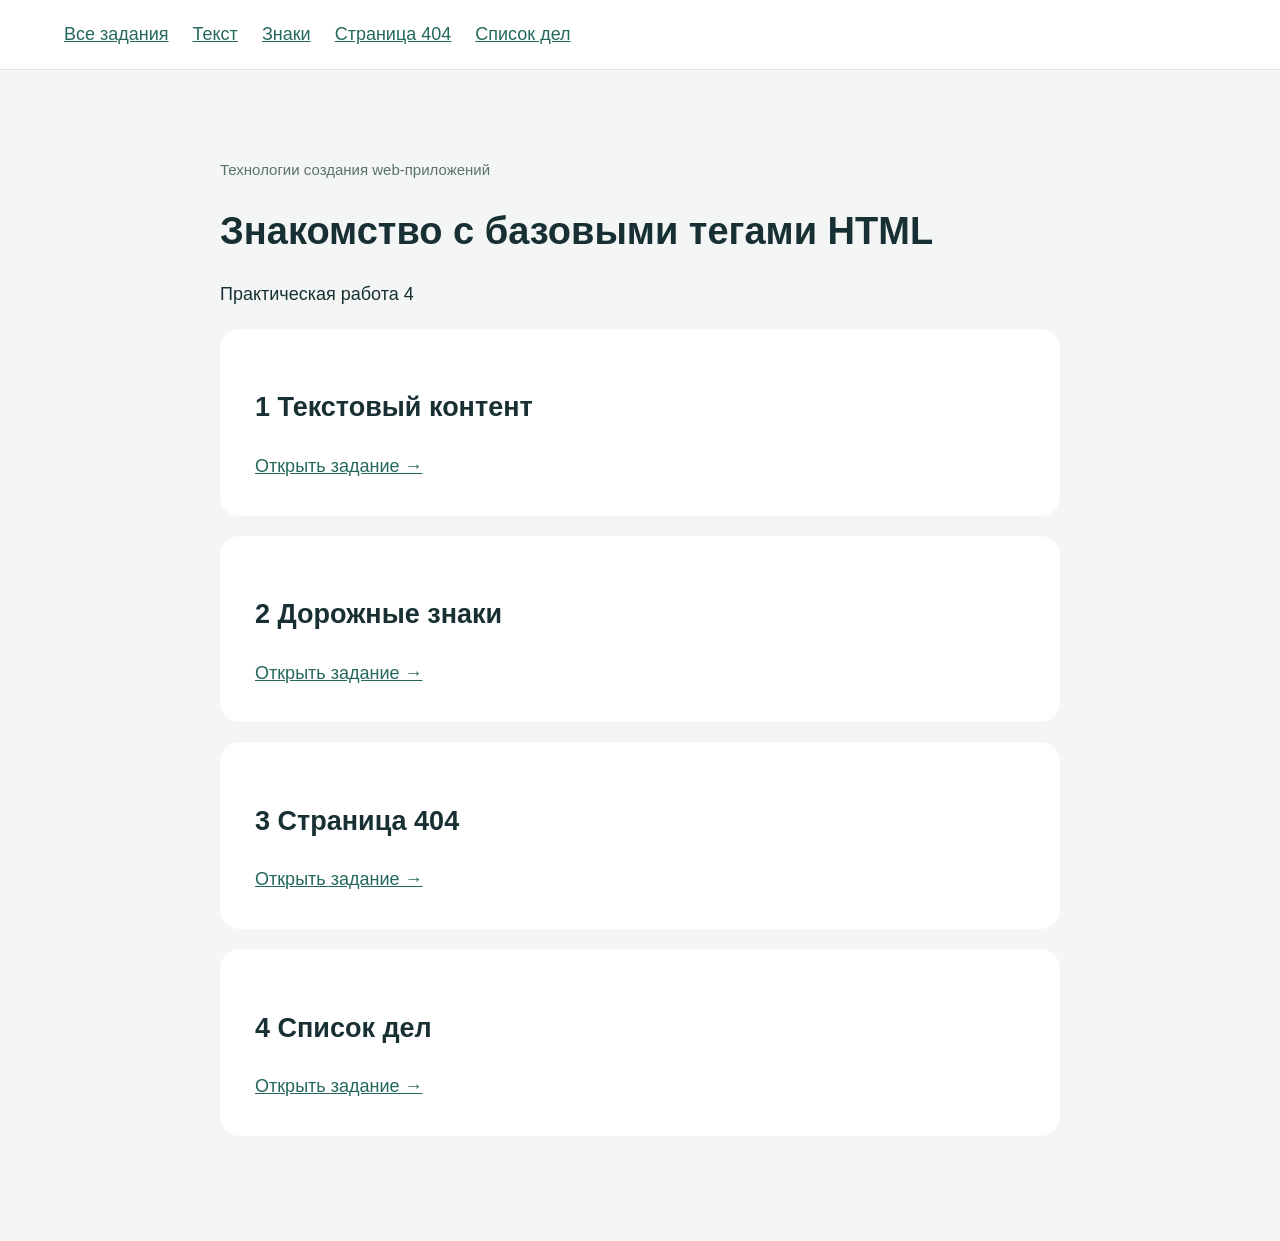
<file: lab-4/index.html>
<!DOCTYPE html>
<html lang="ru">
<head>
    <meta charset="utf-8">
    <meta name="viewport" content="width=device-width, initial-scale=1">
    <title>Практическая работа 4</title>
    <link rel="stylesheet" href="css/common.css">
</head>
<body>

    <nav>
        <a href="index.html">Все задания</a>
        <a href="welcome.html">Текст</a>
        <a href="signs.html">Знаки</a>
        <a href="404_page.html">Страница 404</a>
        <a href="todo_list.html">Список дел</a>
    </nav>

    <main>
        <small>Технологии создания web-приложений</small>

        <h1>Знакомство с базовыми тегами HTML</h1>

        <p>Практическая работа 4</p>

        <section class="card">
            <h2>1 Текстовый контент</h2>
            <a href="welcome.html">Открыть задание →</a>
        </section>

        <section class="card">
            <h2>2 Дорожные знаки</h2>
            <a href="signs.html">Открыть задание →</a>
        </section>

        <section class="card">
            <h2>3 Страница 404</h2>
            <a href="404_page.html">Открыть задание →</a>
        </section>

        <section class="card">
            <h2>4 Список дел</h2>
            <a href="todo_list.html">Открыть задание →</a>
        </section>
    </main>

</body>
</html>
</file>
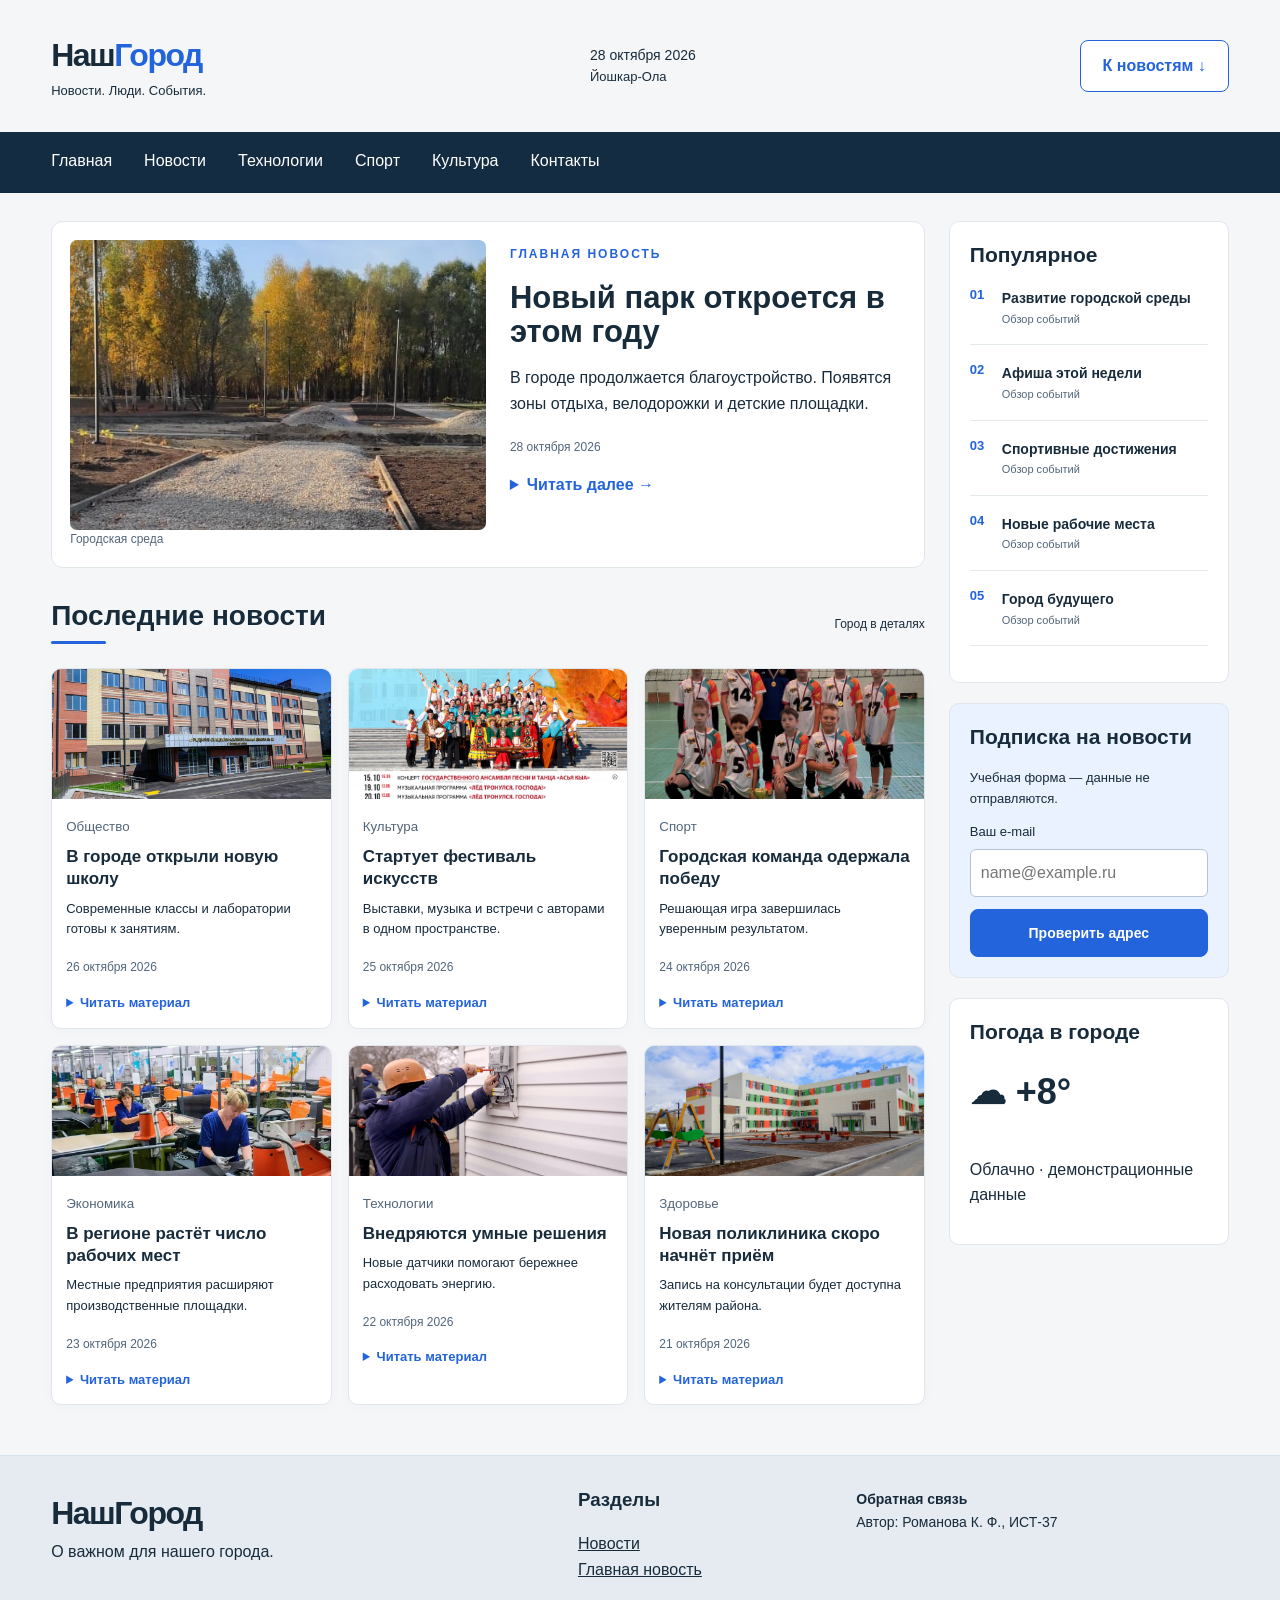
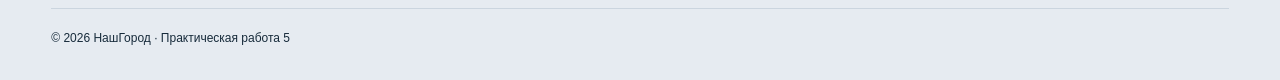
<file: lab-5/index.html>
<!DOCTYPE html>
<html lang="ru">

<head>
    <meta charset="utf-8">
    <meta name="viewport" content="width=device-width, initial-scale=1">

    <title>Наш Город — новости и события</title>

    <link rel="stylesheet" href="css/style.css">
</head>

<body>

    <!-- Шапка сайта -->
    <header class="wrap masthead">

        <div>
            <a class="brand" href="#lead">
                Наш<span>Город</span>
            </a>

            <p>Новости. Люди. События.</p>
        </div>

        <div class="edition">
            <time datetime="2026-10-28">
                28 октября 2026
            </time>

            <p>Йошкар-Ола</p>
        </div>

        <a class="button outline" href="#latest">
            К новостям ↓
        </a>

    </header>


    <!-- Навигационное меню -->
    <div class="nav-wrap">

        <div class="wrap">

            <nav aria-label="Разделы портала">

                <a href="#lead">Главная</a>
                <a href="#latest">Новости</a>
                <a href="#news-5">Технологии</a>
                <a href="#news-3">Спорт</a>
                <a href="#news-2">Культура</a>
                <a href="#contacts">Контакты</a>

            </nav>

        </div>

    </div>


    <!-- Основное содержимое сайта -->
    <main class="wrap layout">

        <div>

            <!-- Главная новость -->
            <section id="lead" aria-labelledby="lead-title">

                <article class="lead">

                    <figure>
                        <img
                            src="images/park.png"
                            alt="Зелёная иллюстрация городского парка"
                        >

                        <figcaption>Городская среда</figcaption>
                    </figure>

                    <div>

                        <span class="eyebrow">
                            Главная новость
                        </span>

                        <h1 id="lead-title">
                            Новый парк откроется в этом году
                        </h1>

                        <p>
                            В городе продолжается благоустройство.
                            Появятся зоны отдыха, велодорожки
                            и детские площадки.
                        </p>

                        <time datetime="2026-10-28">
                            28 октября 2026
                        </time>

                        <details>
                            <summary>Читать далее →</summary>

                            <p>
                                Проект предусматривает удобные
                                пешеходные маршруты, освещение
                                и озеленение.
                            </p>
                        </details>

                    </div>

                </article>

            </section>


            <!-- Последние новости -->
            <section id="latest">

                <div class="section-heading">

                    <h2>Последние новости</h2>

                    <span>Город в деталях</span>

                </div>


                <div class="news-grid">

                    <!-- Новость 1 -->
                    <article class="news-card" id="news-1">

                        <img
                            src="images/school.jpg"
                            alt="Иллюстрация раздела общество"
                        >

                        <div>

                            <small>Общество</small>

                            <h3>В городе открыли новую школу</h3>

                            <p>
                                Современные классы и лаборатории
                                готовы к занятиям.
                            </p>

                            <time datetime="2026-10-26">
                                26 октября 2026
                            </time>

                            <details>
                                <summary>Читать материал</summary>

                                <p>
                                    В Йошкар-Оле открылась новая школа № 32. 
                                    Она расположена в микрорайоне Восточном.
                                    Это самая большая школа в городе. В 37 классах 
                                    будут учиться 1120 детей. На строительство и закупку
                                    оборудования по нацпроекту «Образование» было 
                                    направлено больше миллиарда рублей. 
                                    Возведение здания школы находилось на личном 
                                    контроле Главы республики Юрия Зайцева.
                                </p>
                            </details>

                        </div>

                    </article>


                    <!-- Новость 2 -->
                    <article class="news-card" id="news-2">

                        <img
                            src="images/culture.jpg"
                            alt="Иллюстрация раздела культура"
                        >

                        <div>

                            <small>Культура</small>

                            <h3>Стартует фестиваль искусств</h3>

                            <p>
                                Выставки, музыка и встречи с авторами
                                в одном пространстве.
                            </p>

                            <time datetime="2026-10-25">
                                25 октября 2026
                            </time>

                            <details>
                                <summary>Читать материал</summary>

                                <p>
                                    Фестиваль искусств «Марийская осень» 
                                    стартовал в Йошкар-Оле. Проводится он
                                    уже в 44-й раз. Открыли его творческой 
                                    встречей с известным композитором, 
                                    заслуженным деятелем искусств республики 
                                    Сергеем Маковым. Он является автором первой
                                    марийской оратории «Я от радости пою» и 
                                    кантаты «Священная роща». 
                                </p>
                            </details>

                        </div>

                    </article>


                    <!-- Новость 3 -->
                    <article class="news-card" id="news-3">

                        <img
                            src="images/sport.jpg"
                            alt="Иллюстрация раздела спорт"
                        >

                        <div>

                            <small>Спорт</small>

                            <h3>Городская команда одержала победу</h3>

                            <p>
                                Решающая игра завершилась
                                уверенным результатом.
                            </p>

                            <time datetime="2026-10-24">
                                24 октября 2026
                            </time>

                            <details>
                                <summary>Читать материал</summary>

                                <p>
                                    Юные волейболисты из Марий Эл – снова лучшие.
                                    В Чувашии прошёл межрегиональный турнир «Осенний старт».
                                    Участвовали юноши 2013 года и младше. 
                                    Боролись за медали юные спортсмены из Татарстана,
                                    Чувашии и нашей республики. Всего – 8 команд. 
                                    Борьба была упорная. Ребята проявили характер, 
                                    хорошую физическую подготовку и показали командную игру. 
                                </p>
                            </details>

                        </div>

                    </article>


                    <!-- Новость 4 -->
                    <article class="news-card" id="news-4">

                        <img
                            src="images/city.jpg"
                            alt="Иллюстрация раздела экономика"
                        >

                        <div>

                            <small>Экономика</small>

                            <h3>В регионе растёт число рабочих мест</h3>

                            <p>
                                Местные предприятия расширяют
                                производственные площадки.
                            </p>

                            <time datetime="2026-10-23">
                                23 октября 2026
                            </time>

                            <details>
                                <summary>Читать материал</summary>

                                <p>
                                    За последнее время уже удалось увеличить 
                                    численность занятого населения на 8600 человек. 
                                    Глава Марий Эл Александр Евстифеев поручил 
                                    проработать дополнительные меры сокращения 
                                    безработицы и укреплению рынка труда. 
                                </p>
                            </details>

                        </div>

                    </article>


                    <!-- Новость 5 -->
                    <article class="news-card" id="news-5">

                        <img
                            src="images/tech.jpg"
                            alt="Иллюстрация раздела технологии"
                        >

                        <div>

                            <small>Технологии</small>

                            <h3>Внедряются умные решения</h3>

                            <p>
                                Новые датчики помогают бережнее
                                расходовать энергию.
                            </p>

                            <time datetime="2026-10-22">
                                22 октября 2026
                            </time>

                            <details>
                                <summary>Читать материал</summary>

                                <p>
                                    Благодаря фонарям, установленным на переходах, 
                                    количество ДТП с пешеходами в этих местах сократилось на 30%. 
                                    Прожекторами, сделанными в Марий Эл, подсвечены дымовая труба 
                                    Йошкар-Олинской ТЭЦ-1, здание национального театра драмы имени 
                                    Шкетана и замок Шереметева.  "Альтаиры" пользуются спросом по всей стране.
                                </p>
                            </details>

                        </div>

                    </article>


                    <!-- Новость 6 -->
                    <article class="news-card" id="news-6">

                        <img
                            src="images/health.jpg"
                            alt="Иллюстрация раздела здоровье"
                        >

                        <div>

                            <small>Здоровье</small>

                            <h3>Новая поликлиника скоро начнёт приём</h3>

                            <p>
                                Запись на консультации будет доступна
                                жителям района.
                            </p>

                            <time datetime="2026-10-21">
                                21 октября 2026
                            </time>

                            <details>
                                <summary>Читать материал</summary>

                                <p>
                                   Новое здание Йошкар-Олинской детской поликлиники 
                                   № 2 им. Соколовой совсем скоро начнёт принимать маленьких пациентов. 
                                   Сейчас на объекте ведутся завершающие работы. Их ход накануне оценил 
                                   Глава Марий Эл Юрий Зайцев. Он осмотрел помещения и пообщался с руководством медучреждения.
                                </p>
                            </details>

                        </div>

                    </article>

                </div>

            </section>

        </div>


        <!-- Боковая панель -->
        <aside>

            <!-- Популярные новости -->
            <section class="panel">

                <h2>Популярное</h2>

                <ol class="popular">

                    <li>
                        <a href="#news-1">
                            Развитие городской среды
                        </a>

                        <small>Обзор событий</small>
                    </li>

                    <li>
                        <a href="#news-2">
                            Афиша этой недели
                        </a>

                        <small>Обзор событий</small>
                    </li>

                    <li>
                        <a href="#news-3">
                            Спортивные достижения
                        </a>

                        <small>Обзор событий</small>
                    </li>

                    <li>
                        <a href="#news-4">
                            Новые рабочие места
                        </a>

                        <small>Обзор событий</small>
                    </li>

                    <li>
                        <a href="#news-5">
                            Город будущего
                        </a>

                        <small>Обзор событий</small>
                    </li>

                </ol>

            </section>


            <!-- Подписка на новости -->
            <section class="panel subscribe">

                <h2>Подписка на новости</h2>

                <p>
                    Учебная форма — данные не отправляются.
                </p>

                <form action="#subscription" method="get">

                    <label for="email">Ваш e-mail</label>

                    <input
                        id="email"
                        type="email"
                        required
                        placeholder="name@example.ru"
                    >

                    <button class="button" type="submit">
                        Проверить адрес
                    </button>

                </form>

                <p id="subscription" class="hint">
                    Спасибо за интерес! В макете проверяется
                    формат адреса, рассылка не подключена.
                </p>

            </section>


            <!-- Погода -->
            <section class="panel">

                <h2>Погода в городе</h2>

                <p class="weather">☁ +8°</p>

                <p>
                    Облачно · демонстрационные данные
                </p>

            </section>

        </aside>

    </main>


    <!-- Подвал сайта -->
    <footer id="contacts">

        <div class="wrap footer-grid">

            <div>

                <strong class="brand">НашГород</strong>

                <p>О важном для нашего города.</p>
            </div>


            <div>

                <h3>Разделы</h3>

                <a href="#latest">Новости</a>
                <br>
                <a href="#lead">Главная новость</a>

            </div>


            <address>

                <strong>Обратная связь</strong>
                <br>
                Автор: Романова К. Ф., ИСТ-37

            </address>

        </div>


        <div class="wrap legal">

            © 2026 НашГород · Практическая работа 5

        </div>

    </footer>

</body>

</html>
</file>
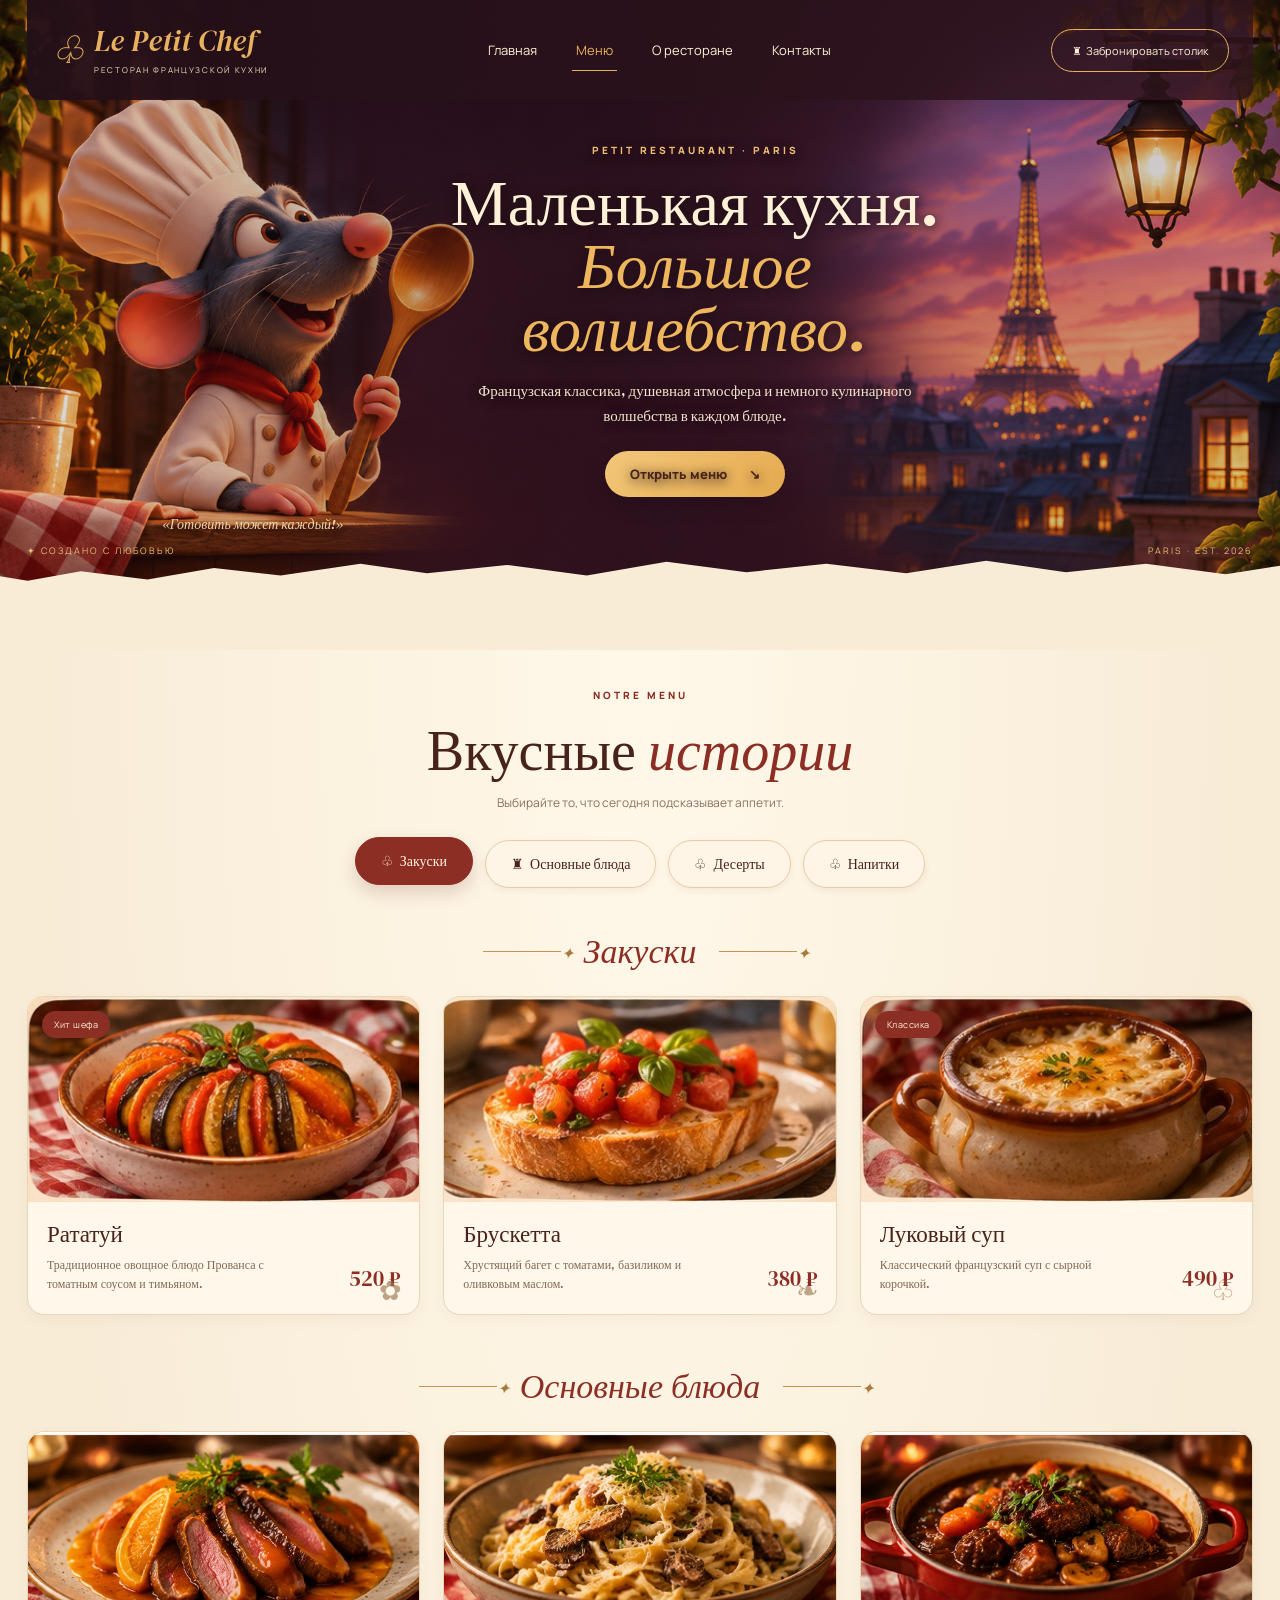
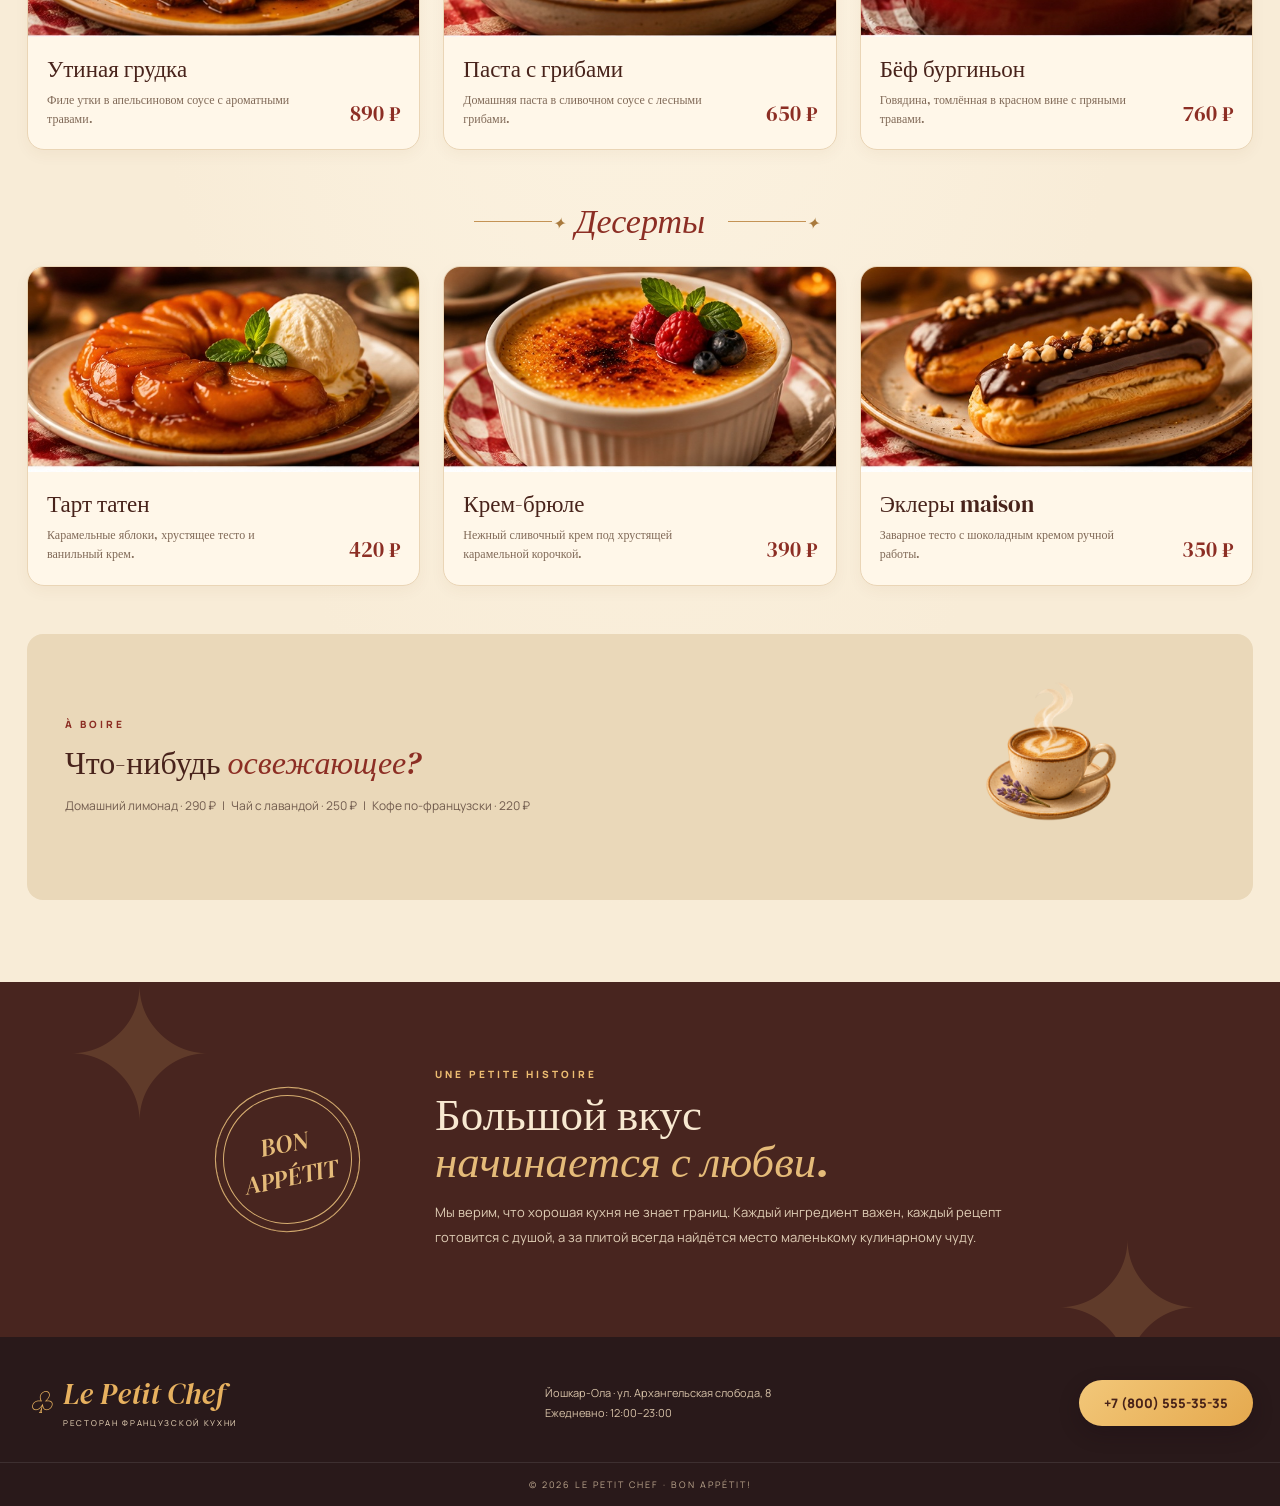
<file: lab-6/index.html>
<!DOCTYPE html>
<html lang="ru">

<head>
    <meta charset="UTF-8">
    <meta name="viewport" content="width=device-width, initial-scale=1.0">

    <title>Le Petit Chef — меню ресторана</title>

    <!-- Подключение шрифтов -->
    <link rel="preconnect" href="https://fonts.googleapis.com">
    <link rel="preconnect" href="https://fonts.gstatic.com" crossorigin>

    <link
        href="https://fonts.googleapis.com/css2?family=DM+Serif+Display:ital@0;1&family=Manrope:wght@400;500;600;700;800&display=swap"
        rel="stylesheet"
    >

    <!-- Подключение CSS -->
    <link rel="stylesheet" href="css/style.css">

</head>

<body>

    <!-- ========================================
         ГЛАВНЫЙ ЭКРАН
    ======================================== -->

    <header class="hero" id="top">

        <div class="hero-bg"></div>

        <!-- НАВИГАЦИЯ -->
        <nav class="nav wrap">

            <a class="logo" href="#top">

                <span class="logo-icon">♧</span>

                <span>
                    Le Petit Chef
                    <small>РЕСТОРАН ФРАНЦУЗСКОЙ КУХНИ</small>
                </span>

            </a>


            <div class="nav-links">

                <a href="#top">Главная</a>

                <a class="active" href="#menu">Меню</a>

                <a href="#story">О ресторане</a>

                <a href="#contacts">Контакты</a>

            </div>


            <a class="reserve" href="#contacts">
                ♜ &nbsp;Забронировать столик
            </a>

        </nav>


        <!-- ТЕКСТ ГЛАВНОГО ЭКРАНА -->
        <div class="hero-content wrap">

            <div class="hero-copy">

                <p class="eyebrow">
                    PETIT RESTAURANT · PARIS
                </p>

                <h1>
                    Маленькая кухня.<br>
                    <em>Большое волшебство.</em>
                </h1>

                <p>
                    Французская классика, душевная атмосфера
                    и немного кулинарного волшебства в каждом блюде.
                </p>

                <a class="gold-btn" href="#menu">
                    Открыть меню
                    <b>↘</b>
                </a>

            </div>


            <div class="chef-caption">
                «Готовить может каждый!»
            </div>

        </div>


        <!-- ПОДПИСИ ВНИЗУ ГЛАВНОГО ЭКРАНА -->
        <div class="hero-foot wrap">

            <span>
                ✦ СОЗДАНО С ЛЮБОВЬЮ
            </span>

            <span>
                PARIS · EST. 2026
            </span>

        </div>

    </header>



    <main>

        <!-- ========================================
             МЕНЮ РЕСТОРАНА
        ======================================== -->

        <section class="menu wrap" id="menu">


            <!-- ЗАГОЛОВОК МЕНЮ -->
            <div class="menu-title">

                <p class="eyebrow dark">
                    NOTRE MENU
                </p>

                <h2>
                    Вкусные <em>истории</em>
                </h2>

                <p>
                    Выбирайте то, что сегодня подсказывает аппетит.
                </p>

            </div>



            <!-- НАВИГАЦИЯ ПО КАТЕГОРИЯМ -->
            <div class="tabs">

                <a class="chosen" href="#starters">
                    ♧ &nbsp;Закуски
                </a>

                <a href="#mains">
                    ♜ &nbsp;Основные блюда
                </a>

                <a href="#desserts">
                    ♧ &nbsp;Десерты
                </a>

                <a href="#drinks">
                    ♧ &nbsp;Напитки
                </a>

            </div>



            <!-- ========================================
                 КАТЕГОРИЯ: ЗАКУСКИ
            ======================================== -->

            <section class="group" id="starters">

                <div class="group-title">

                    <i></i>

                    <h3>Закуски</h3>

                    <i></i>

                </div>


                <div class="cards">


                    <!-- РАТАТУЙ -->
                    <article class="dish">

                        <div class="photo">

                            <img
                                src="images/ratatouille.jpg"
                                alt="Рататуй по-провански"
                            >

                            <span class="ribbon">
                                Хит шефа
                            </span>

                        </div>


                        <div class="dish-body">

                            <div>

                                <h4>Рататуй</h4>

                                <p>
                                    Традиционное овощное блюдо Прованса
                                    с томатным соусом и тимьяном.
                                </p>

                            </div>

                            <strong>520 ₽</strong>

                        </div>


                        <span class="sketch">✿</span>

                    </article>



                    <!-- БРУСКЕТТА -->
                    <article class="dish">

                        <div class="photo">

                            <img
                                src="images/bruschetta.jpg"
                                alt="Брускетта с томатами"
                            >

                        </div>


                        <div class="dish-body">

                            <div>

                                <h4>Брускетта</h4>

                                <p>
                                    Хрустящий багет с томатами,
                                    базиликом и оливковым маслом.
                                </p>

                            </div>

                            <strong>380 ₽</strong>

                        </div>


                        <span class="sketch">❧</span>

                    </article>



                    <!-- ЛУКОВЫЙ СУП -->
                    <article class="dish">

                        <div class="photo">

                            <img
                                src="images/onion-soup.jpg"
                                alt="Французский луковый суп"
                            >

                            <span class="ribbon">
                                Классика
                            </span>

                        </div>


                        <div class="dish-body">

                            <div>

                                <h4>Луковый суп</h4>

                                <p>
                                    Классический французский суп
                                    с сырной корочкой.
                                </p>

                            </div>

                            <strong>490 ₽</strong>

                        </div>


                        <span class="sketch">♧</span>

                    </article>


                </div>

            </section>



            <!-- ========================================
                 КАТЕГОРИЯ: ОСНОВНЫЕ БЛЮДА
            ======================================== -->

            <section class="group" id="mains">

                <div class="group-title">

                    <i></i>

                    <h3>Основные блюда</h3>

                    <i></i>

                </div>


                <div class="cards">


                    <!-- УТИНАЯ ГРУДКА -->
                    <article class="dish">

                        <div class="photo">

                            <img
                                src="images/duck_breast.jpg"
                                alt="Утиная грудка"
                            >

                        </div>


                        <div class="dish-body">

                            <div>

                                <h4>Утиная грудка</h4>

                                <p>
                                    Филе утки в апельсиновом соусе
                                    с ароматными травами.
                                </p>

                            </div>

                            <strong>890 ₽</strong>

                        </div>

                    </article>



                    <!-- ПАСТА С ГРИБАМИ -->
                    <article class="dish">

                        <div class="photo">

                            <img
                                src="images/mushroom_pasta.jpg"
                                alt="Паста с грибами"
                            >

                        </div>


                        <div class="dish-body">

                            <div>

                                <h4>Паста с грибами</h4>

                                <p>
                                    Домашняя паста в сливочном соусе
                                    с лесными грибами.
                                </p>

                            </div>

                            <strong>650 ₽</strong>

                        </div>

                    </article>



                    <!-- БЁФ БУРГИНЬОН -->
                    <article class="dish">

                        <div class="photo">

                            <img
                                src="images/beef_bourguignon.jpg"
                                alt="Бёф бургиньон"
                            >

                        </div>


                        <div class="dish-body">

                            <div>

                                <h4>Бёф бургиньон</h4>

                                <p>
                                    Говядина, томлённая в красном вине
                                    с пряными травами.
                                </p>

                            </div>

                            <strong>760 ₽</strong>

                        </div>

                    </article>


                </div>

            </section>



            <!-- ========================================
                 КАТЕГОРИЯ: ДЕСЕРТЫ
            ======================================== -->

            <section class="group" id="desserts">

                <div class="group-title">

                    <i></i>

                    <h3>Десерты</h3>

                    <i></i>

                </div>


                <div class="cards">


                    <!-- ТАРТ ТАТЕН -->
                    <article class="dish">

                        <div class="photo">

                            <img
                                src="images/tarte_tatin.jpg"
                                alt="Тарт татен"
                            >

                        </div>


                        <div class="dish-body">

                            <div>

                                <h4>Тарт татен</h4>

                                <p>
                                    Карамельные яблоки,
                                    хрустящее тесто и ванильный крем.
                                </p>

                            </div>

                            <strong>420 ₽</strong>

                        </div>

                    </article>



                    <!-- КРЕМ-БРЮЛЕ -->
                    <article class="dish">

                        <div class="photo">

                            <img
                                src="images/creme_brulee.jpg"
                                alt="Крем-брюле"
                            >

                        </div>


                        <div class="dish-body">

                            <div>

                                <h4>Крем-брюле</h4>

                                <p>
                                    Нежный сливочный крем
                                    под хрустящей карамельной корочкой.
                                </p>

                            </div>

                            <strong>390 ₽</strong>

                        </div>

                    </article>



                    <!-- ЭКЛЕРЫ -->
                    <article class="dish">

                        <div class="photo">

                            <img
                                src="images/eclairs.jpg"
                                alt="Эклеры с шоколадным кремом"
                            >

                        </div>


                        <div class="dish-body">

                            <div>

                                <h4>Эклеры maison</h4>

                                <p>
                                    Заварное тесто с шоколадным кремом
                                    ручной работы.
                                </p>

                            </div>

                            <strong>350 ₽</strong>

                        </div>

                    </article>


                </div>

            </section>



            <!-- ========================================
                 КАТЕГОРИЯ: НАПИТКИ
            ======================================== -->

            <section class="drinks" id="drinks">

                <div>

                    <p class="eyebrow dark">
                        À BOIRE
                    </p>

                    <h3>
                        Что-нибудь <em>освежающее?</em>
                    </h3>

                    <p>
                        Домашний лимонад · 290 ₽
                        &nbsp; | &nbsp;
                        Чай с лавандой · 250 ₽
                        &nbsp; | &nbsp;
                        Кофе по-французски · 220 ₽
                    </p>

                </div>


               <img
    src="images/drinks-illustration.png"
    alt="Напитки ресторана"
    class="drinks-image"
               >
            </section>


        </section>



        <!-- ========================================
             ИСТОРИЯ РЕСТОРАНА
        ======================================== -->

        <section class="story" id="story">

            <div class="story-inner wrap">


                <div class="stamp">

                    BON<br>
                    APPÉTIT

                </div>


                <div>

                    <p class="eyebrow">
                        UNE PETITE HISTOIRE
                    </p>


                    <h2>
                        Большой вкус<br>
                        <em>начинается с любви.</em>
                    </h2>


                    <p>
                        Мы верим, что хорошая кухня не знает границ.
                        Каждый ингредиент важен, каждый рецепт готовится
                        с душой, а за плитой всегда найдётся место
                        маленькому кулинарному чуду.
                    </p>

                </div>


            </div>

        </section>

    </main>



    <!-- ========================================
         ПОДВАЛ САЙТА И КОНТАКТЫ
    ======================================== -->

    <footer id="contacts">

        <div class="footer-inner wrap">


            <a class="logo" href="#top">

                ♧

                <span>
                    Le Petit Chef
                    <small>РЕСТОРАН ФРАНЦУЗСКОЙ КУХНИ</small>
                </span>

            </a>


            <p>
                Йошкар-Ола · ул. Архангельская слобода, 8<br>
                Ежедневно: 12:00–23:00
            </p>


            <a class="gold-btn" href="tel:+78005553535">
                +7 (800) 555-35-35
            </a>


        </div>


        <div class="copyright">

            © 2026 LE PETIT CHEF · BON APPÉTIT!

        </div>

    </footer>


</body>
</html>
</file>
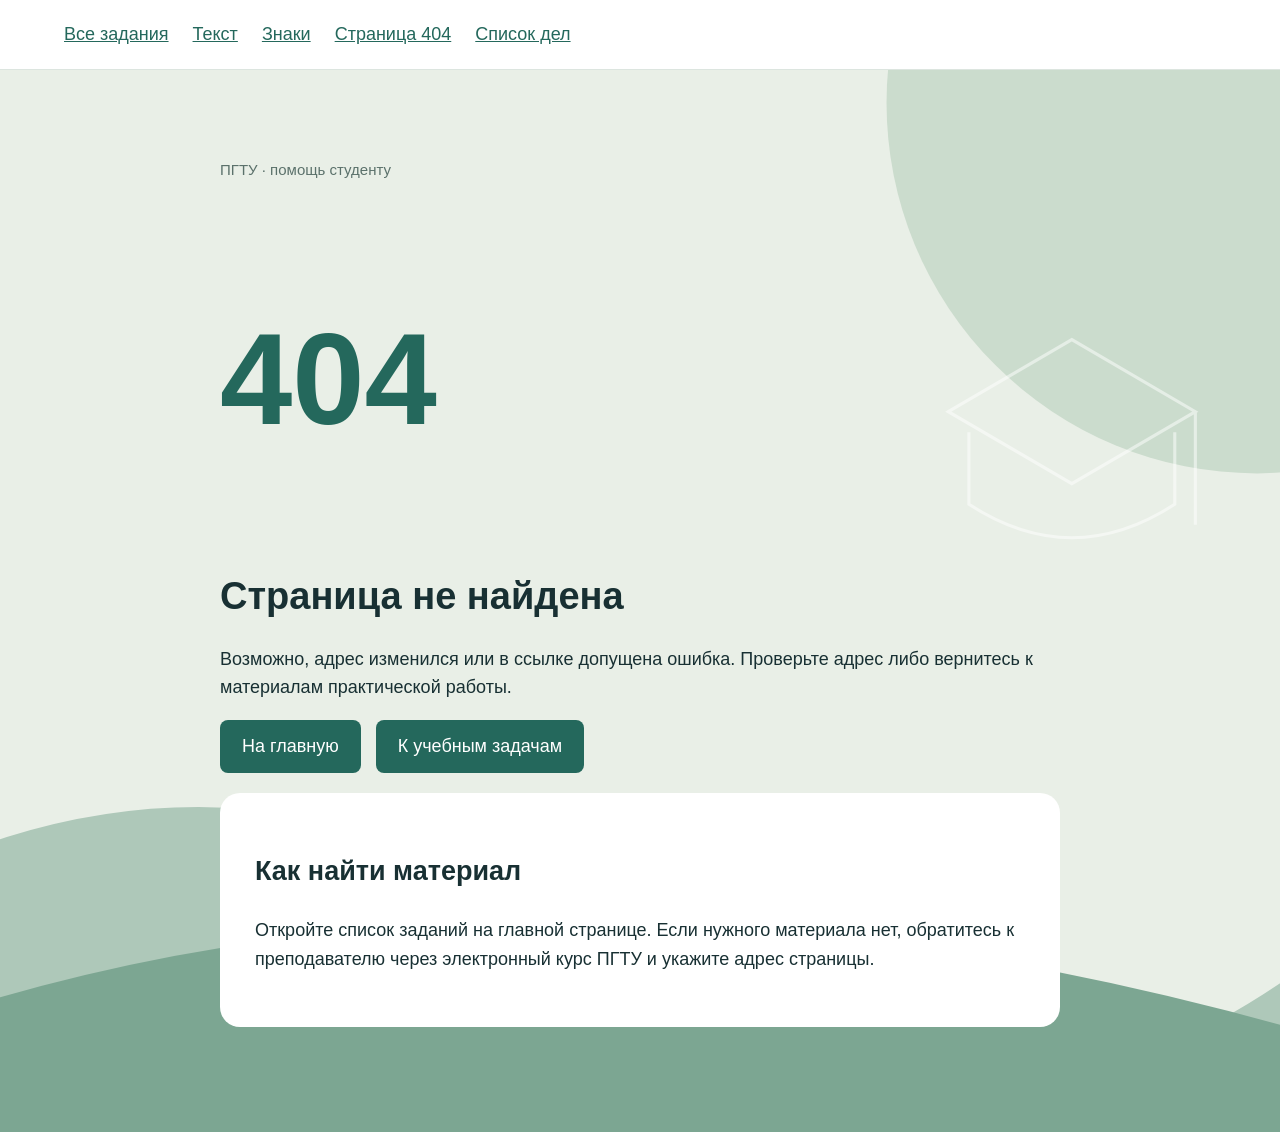
<file: lab-4/404_page.html>
<!DOCTYPE html>
<html lang="ru">
<head>
    <meta charset="utf-8">
    <meta name="viewport" content="width=device-width, initial-scale=1">
    <title>404 — Страница не найдена</title>
    <link rel="stylesheet" href="css/common.css">
</head>
<body class="error-page">

    <nav>
        <a href="index.html">Все задания</a>
        <a href="welcome.html">Текст</a>
        <a href="signs.html">Знаки</a>
        <a href="404_page.html">Страница 404</a>
        <a href="todo_list.html">Список дел</a>
    </nav>

    <main>
        <small>ПГТУ · помощь студенту</small>

        <p class="error-code">404</p>

        <h1>Страница не найдена</h1>

        <p>
            Возможно, адрес изменился или в ссылке допущена ошибка.
            Проверьте адрес либо вернитесь к материалам практической работы.
        </p>

        <div class="links">
            <a class="button" href="index.html">На главную</a>
            <a class="button" href="todo_list.html">К учебным задачам</a>
        </div>

        <section class="card">
            <h2>Как найти материал</h2>

            <p>
                Откройте список заданий на главной странице. Если нужного
                материала нет, обратитесь к преподавателю через электронный
                курс ПГТУ и укажите адрес страницы.
            </p>
        </section>
    </main>

</body>
</html>
</file>
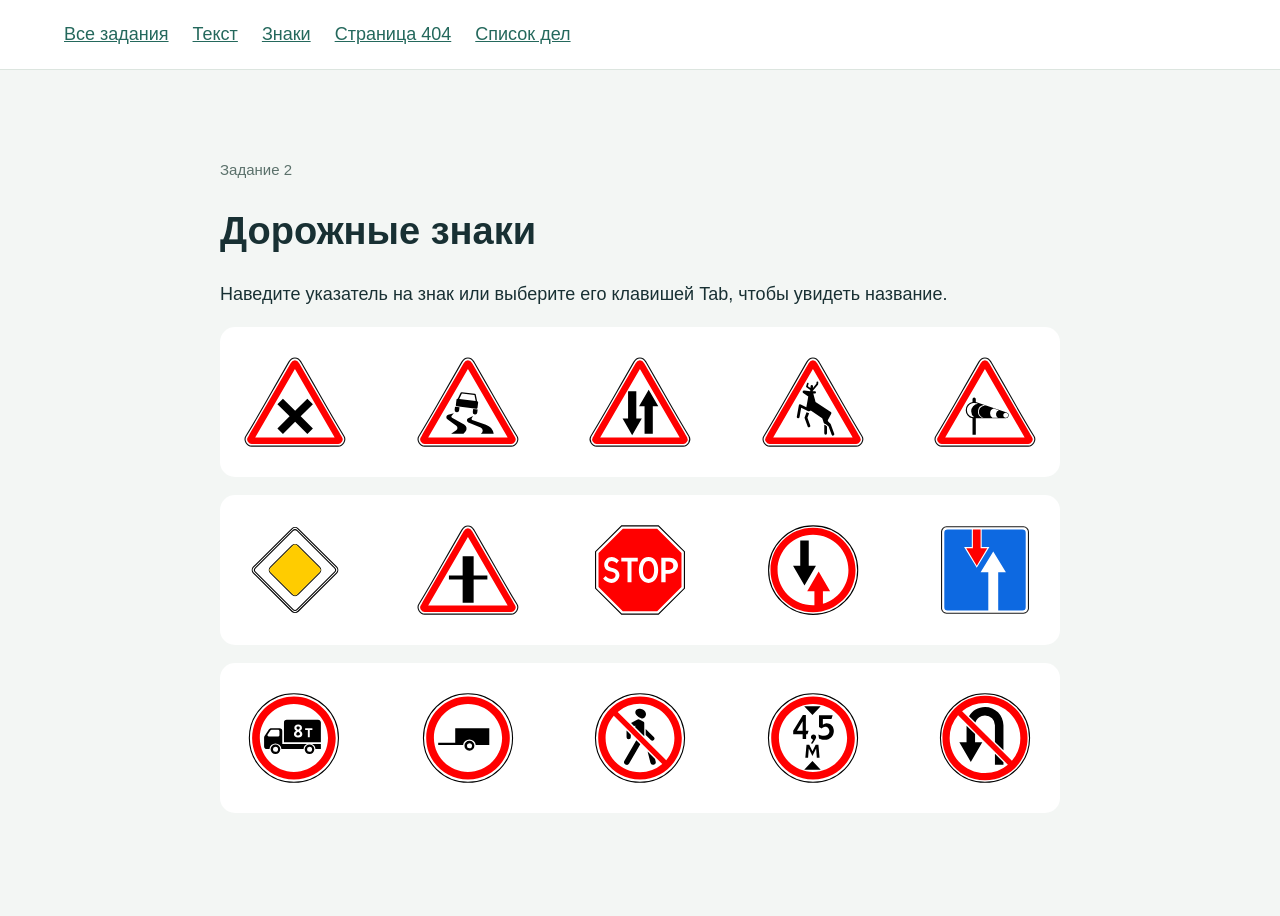
<file: lab-4/signs.html>
<!DOCTYPE html>
<html lang="ru">
<head>
    <meta charset="utf-8">
    <meta name="viewport" content="width=device-width, initial-scale=1">
    <title>Дорожные знаки</title>

    <link rel="stylesheet" href="css/common.css">
    <link rel="stylesheet" href="vendor/jquery-ui.css">
</head>
<body>

    <nav>
        <a href="index.html">Все задания</a>
        <a href="welcome.html">Текст</a>
        <a href="signs.html">Знаки</a>
        <a href="404_page.html">Страница 404</a>
        <a href="todo_list.html">Список дел</a>
    </nav>

    <main>
        <small>Задание 2</small>

        <h1>Дорожные знаки</h1>

        <p>
            Наведите указатель на знак или выберите его клавишей Tab,
            чтобы увидеть название.
        </p>

        <p class="sign-row">
            <img src="img/signs/1_6.svg"
                 alt="Пересечение равнозначных дорог"
                 data-hint="Пересечение равнозначных дорог"
                 title="Пересечение равнозначных дорог"
                 class="tooltip"
                 tabindex="0">

            <img src="img/signs/1_15.svg"
                 alt="Скользкая дорога"
                 data-hint="Скользкая дорога"
                 title="Скользкая дорога"
                 class="tooltip"
                 tabindex="0">

            <img src="img/signs/1_21.svg"
                 alt="Двустороннее движение"
                 data-hint="Двустороннее движение"
                 title="Двустороннее движение"
                 class="tooltip"
                 tabindex="0">

            <img src="img/signs/1_27.svg"
                 alt="Дикие животные"
                 data-hint="Дикие животные"
                 title="Дикие животные"
                 class="tooltip"
                 tabindex="0">

            <img src="img/signs/1_29.svg"
                 alt="Боковой ветер"
                 data-hint="Боковой ветер"
                 title="Боковой ветер"
                 class="tooltip"
                 tabindex="0">
        </p>

        <p class="sign-row">
            <img src="img/signs/2_1.svg"
                 alt="Главная дорога"
                 data-hint="Главная дорога"
                 title="Главная дорога"
                 class="tooltip"
                 tabindex="0">

            <img src="img/signs/2_3_1.svg"
                 alt="Пересечение со второстепенной дорогой"
                 data-hint="Пересечение со второстепенной дорогой"
                 title="Пересечение со второстепенной дорогой"
                 class="tooltip"
                 tabindex="0">

            <img src="img/signs/2_5.svg"
                 alt="Движение без остановки запрещено"
                 data-hint="Движение без остановки запрещено"
                 title="Движение без остановки запрещено"
                 class="tooltip"
                 tabindex="0">

            <img src="img/signs/2_6.svg"
                 alt="Преимущество встречного движения"
                 data-hint="Преимущество встречного движения"
                 title="Преимущество встречного движения"
                 class="tooltip"
                 tabindex="0">

            <img src="img/signs/2_7.svg"
                 alt="Преимущество перед встречным движением"
                 data-hint="Преимущество перед встречным движением"
                 title="Преимущество перед встречным движением"
                 class="tooltip"
                 tabindex="0">
        </p>

        <p class="sign-row">
            <img src="img/signs/3_4.svg"
                 alt="Движение грузовых автомобилей запрещено"
                 data-hint="Движение грузовых автомобилей запрещено"
                 title="Движение грузовых автомобилей запрещено"
                 class="tooltip"
                 tabindex="0">

            <img src="img/signs/3_7.svg"
                 alt="Движение с прицепом запрещено"
                 data-hint="Движение с прицепом запрещено"
                 title="Движение с прицепом запрещено"
                 class="tooltip"
                 tabindex="0">

            <img src="img/signs/3_10.svg"
                 alt="Движение пешеходов запрещено"
                 data-hint="Движение пешеходов запрещено"
                 title="Движение пешеходов запрещено"
                 class="tooltip"
                 tabindex="0">

            <img src="img/signs/3_13.svg"
                 alt="Ограничение высоты"
                 data-hint="Ограничение высоты"
                 title="Ограничение высоты"
                 class="tooltip"
                 tabindex="0">

            <img src="img/signs/3_19.svg"
                 alt="Разворот запрещен"
                 data-hint="Разворот запрещен"
                 title="Разворот запрещен"
                 class="tooltip"
                 tabindex="0">
        </p>

    </main>

    <script src="vendor/jquery-3.7.1.min.js"></script>
    <script src="vendor/jquery-ui.min.js"></script>
    <script src="js/signs.js"></script>

</body>
</html>
</file>
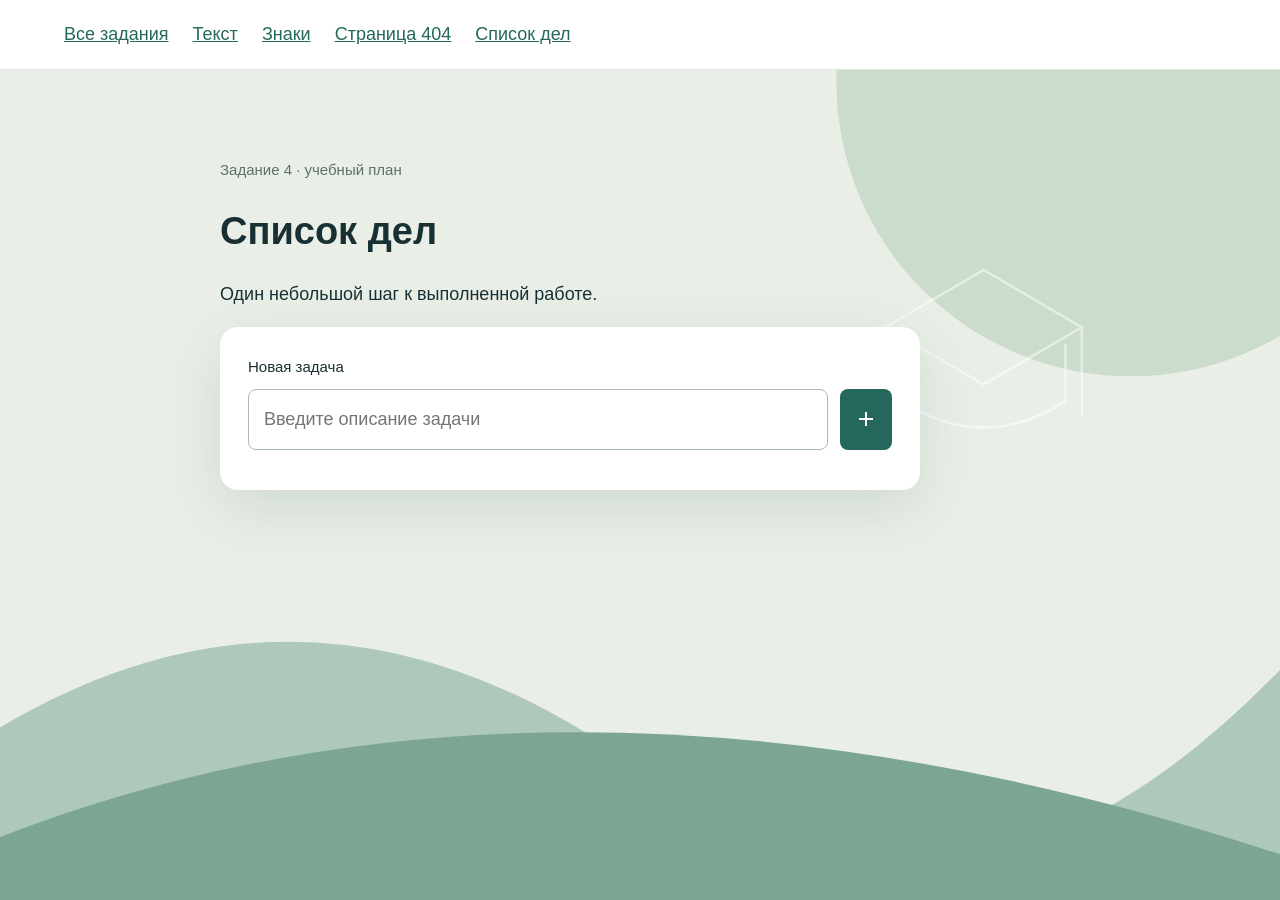
<file: lab-4/todo_list.html>
<!DOCTYPE html>
<html lang="ru">
<head>
    <meta charset="utf-8">
    <meta name="viewport" content="width=device-width, initial-scale=1">
    <title>Список дел</title>

    <link rel="stylesheet" href="css/common.css">
    <link rel="stylesheet" href="css/styles.css">
</head>
<body class="todo-page">

    <nav>
        <a href="index.html">Все задания</a>
        <a href="welcome.html">Текст</a>
        <a href="signs.html">Знаки</a>
        <a href="404_page.html">Страница 404</a>
        <a href="todo_list.html">Список дел</a>
    </nav>

    <main>
        <small>Задание 4 · учебный план</small>

        <h1>Список дел</h1>

        <p>Один небольшой шаг к выполненной работе.</p>

        <div class="container">
            <form id="newtask">
                <label for="task-input">Новая задача</label>

                <div class="input-row">
                    <input
                        id="task-input"
                        type="text"
                        placeholder="Введите описание задачи"
                        maxlength="300"
                        autocomplete="off"
                    >

                    <button
                        id="push"
                        type="submit"
                        aria-label="Добавить задачу"
                    >
                        <svg
                            viewBox="0 0 24 24"
                            width="24"
                            height="24"
                            aria-hidden="true"
                        >
                            <path
                                d="M12 5v14M5 12h14"
                                fill="none"
                                stroke="currentColor"
                                stroke-width="2"
                            />
                        </svg>
                    </button>
                </div>
            </form>

            <p id="message" role="status" aria-live="polite"></p>

            <div id="tasks" aria-label="Задачи"></div>
        </div>

        <noscript>
            Для добавления и удаления задач включите JavaScript.
        </noscript>
    </main>

    <script src="js/todo.js"></script>

</body>
</html>
</file>
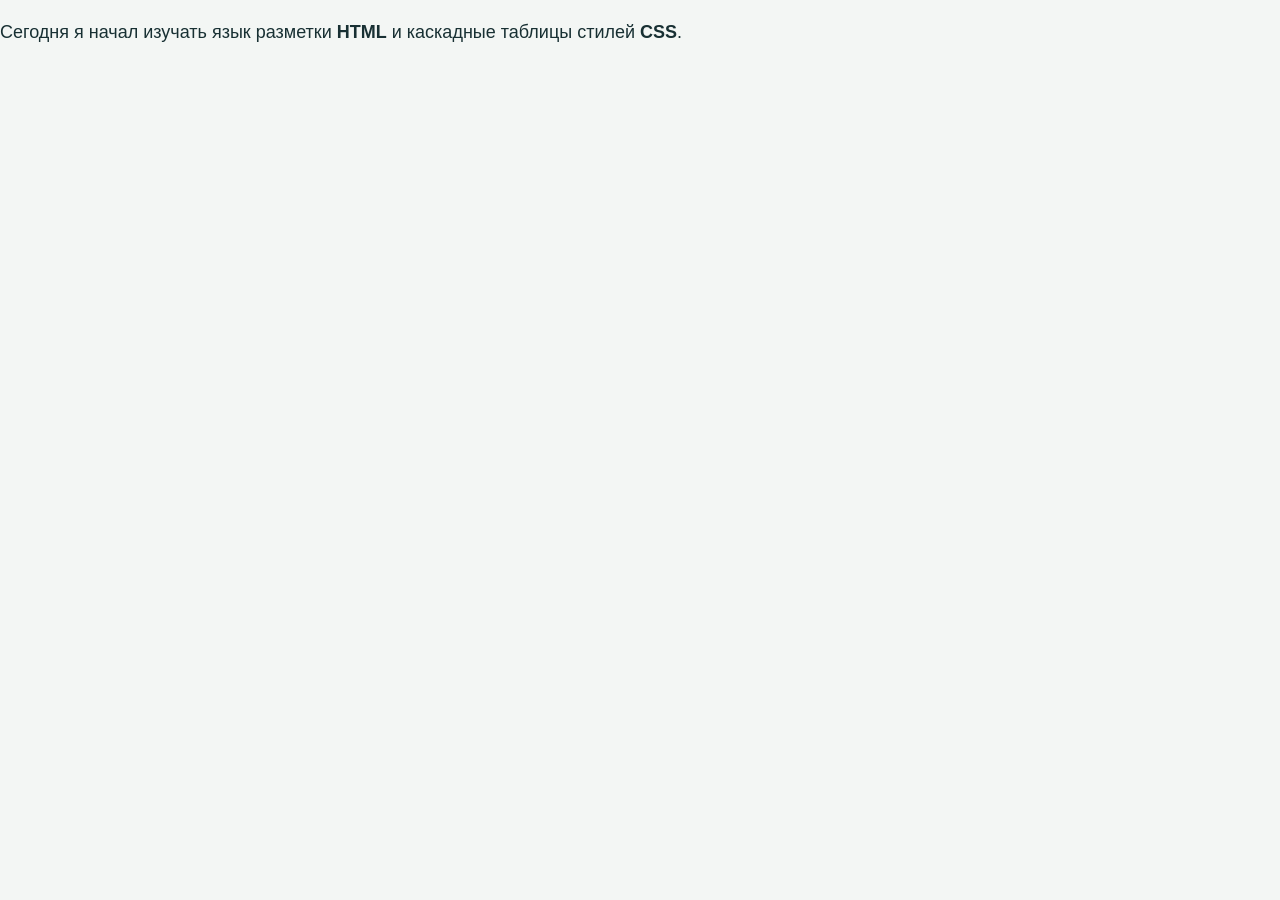
<file: lab-4/welcome.html>
<!DOCTYPE html>
<html lang="ru">
<head>
    <meta charset="utf-8">
    <meta name="viewport" content="width=device-width, initial-scale=1">
    <title>Добро пожаловать</title>
    <link rel="stylesheet" href="css/common.css">
</head>
<body>

    <p>
        <time id="today" datetime="2026-10-28">Сегодня</time>
        я начал изучать язык разметки <strong>HTML</strong>
        и каскадные таблицы стилей <strong>CSS</strong>.
    </p>

    <script src="js/date.js"></script>

</body>
</html>
</file>
<file: lab-4/css/common.css>
* {
    box-sizing: border-box;
}

body {
    margin: 0;
    color: #183033;
    background: #f3f6f4;
    font: 18px/1.6 Arial, sans-serif;
}

nav {
    display: flex;
    gap: 24px;
    flex-wrap: wrap;
    padding: 20px 5%;
    background: white;
    border-bottom: 1px solid #dce5df;
}

a {
    color: #24685c;
}

main {
    max-width: 900px;
    margin: 55px auto;
    padding: 30px;
}

h1 {
    font-size: 38px;
    line-height: 1.2;
}

small, .muted {
    color: #5b716b;
}

.card {
    background: white;
    padding: 35px;
    border-radius: 20px;
    margin: 20px 0;
}

.button {
    display: inline-block;
    background: #24685c;
    color: white;
    padding: 12px 22px;
    border-radius: 8px;
    text-decoration: none;
}

.sign-row {
    display: flex;
    gap: 24px;
    justify-content: space-between;
    padding: 20px;
    background: white;
    border-radius: 15px;
}

.sign-row img {
    width: 15%;
    max-width: 110px;
    height: 110px;
    object-fit: contain;
}

.ui-tooltip {
    background: white;
    padding: 12px;
    border: 1px solid #b9c9c0;
    box-shadow: 0 6px 25px #163c3020;
}

.error-page {
    min-height: 100vh;
    background: #e9efe7 url('../img/background.svg') center/cover;
}

.error-code {
    font-size: 130px;
    font-weight: bold;
    line-height: 1;
    color: #24685c;
}

.links {
    display: flex;
    gap: 15px;
    flex-wrap: wrap;
}

@media (max-width: 600px) {
    main {
        margin: 20px auto;
        padding: 20px;
    }

    nav {
        gap: 12px;
        font-size: 14px;
    }

    .sign-row {
        gap: 8px;
        padding: 12px;
    }

    .sign-row img {
        height: 60px;
    }

    h1 {
        font-size: 30px;
    }
}
</file>
<file: lab-5/css/style.css>
/* Общие настройки */
* {
    box-sizing: border-box;
}

body {
    margin: 0;
    font: 16px/1.6 Arial, sans-serif;
    color: #172b3b;
    background: #f4f7fa;
}

img {
    max-width: 100%;
    display: block;
    object-fit: cover;
}

a {
    color: inherit;
}

button,
input {
    font: inherit;
}

button,
summary {
    cursor: pointer;
}

a:focus-visible,
button:focus-visible,
input:focus-visible,
summary:focus-visible {
    outline: 3px solid #e79927;
    outline-offset: 4px;
}


/* Контейнер */
.wrap {
    width: min(1180px, 92%);
    margin: auto;
}


/* Заголовки */
h1,
h2,
h3,
p {
    margin-top: 0;
}

h1 {
    line-height: 1.1;
}

h2 {
    font-size: 28px;
    line-height: 1.25;
}

h3 {
    line-height: 1.3;
}

small,
.muted {
    color: #52667a;
}


/* Кнопки */
.button {
    display: inline-flex;
    justify-content: center;
    align-items: center;
    gap: 10px;
    padding: 12px 22px;
    background: #2363db;
    border: 1px solid #2363db;
    color: white;
    border-radius: 8px;
    text-decoration: none;
    font-weight: 700;
    transition: background .25s, transform .25s;
}

.button:hover {
    background: #1648a5;
    transform: translateY(-2px);
}

.outline {
    background: white;
    color: #2363db;
}

.outline:hover {
    background: #e8f0ff;
}


/* Подзаголовок */
.eyebrow {
    font-size: 12px;
    letter-spacing: 2px;
    text-transform: uppercase;
    font-weight: bold;
    color: #2363db;
}


/* Подвал */
footer {
    margin-top: 50px;
    padding: 32px 0;
    border-top: 1px solid #d9e3ed;
}

figure {
    margin: 0;
}

details summary {
    font-weight: bold;
}


/* Шапка сайта */
body {
    background: #f5f6f8;
}

.masthead {
    display: flex;
    justify-content: space-between;
    gap: 25px;
    align-items: center;
    padding: 30px 0;
}

.brand {
    font-size: 32px;
    font-weight: 900;
    text-decoration: none;
    letter-spacing: -1.5px;
}

.brand span {
    color: #2363db;
}

.masthead p {
    margin: 0;
    font-size: 13px;
}

.edition {
    font-size: 14px;
}


/* Навигационное меню */
.nav-wrap {
    background: #142c41;
    color: white;
}

nav {
    display: flex;
    gap: 32px;
    flex-wrap: wrap;
}

nav a {
    padding: 16px 0;
    text-decoration: none;
    border-bottom: 3px solid transparent;
    transition: border-color .2s;
}

nav a:hover {
    border-color: #74b6ff;
}


/* Основная компоновка */
.layout {
    display: grid;
    grid-template-columns: minmax(0, 1fr) 280px;
    gap: 24px;
    margin-top: 28px;
}


/* Главная новость */
.lead {
    display: grid;
    grid-template-columns: 1.05fr 1fr;
    background: white;
    padding: 18px;
    gap: 24px;
    border: 1px solid #e1e6ed;
    border-radius: 12px;
}

.lead img {
    height: 290px;
    width: 100%;
    border-radius: 7px;
}

.lead figcaption {
    font-size: 12px;
    color: #52667a;
}

.lead h1 {
    font-size: 31px;
    margin: 16px 0;
}

.lead time,
.news-card time {
    font-size: 12px;
    color: #52667a;
}

details {
    margin-top: 14px;
}

summary {
    color: #2363db;
}


/* Заголовок новостной ленты */
.section-heading {
    display: flex;
    justify-content: space-between;
    align-items: center;
    margin: 30px 0 16px;
}

.section-heading h2 {
    margin: 0;
}

.section-heading span {
    font-size: 12px;
}


/* Сетка новостей */
.news-grid {
    display: grid;
    grid-template-columns: repeat(3, minmax(0, 1fr));
    gap: 16px;
}


/* Карточки новостей */
.news-card {
    background: white;
    border: 1px solid #e1e6ed;
    border-radius: 10px;
    overflow: hidden;
    box-shadow: 0 3px 12px #17354d06;
    transition: transform .25s, box-shadow .25s;
}

.news-card:hover {
    transform: translateY(-3px);
    box-shadow: 0 10px 25px #17354d18;
}

.news-card > img {
    height: 130px;
    width: 100%;
}

.news-card > div {
    padding: 14px;
}

.news-card h3 {
    font-size: 17px;
    margin: 8px 0;
}

.news-card p {
    font-size: 13px;
}

.news-card details {
    font-size: 13px;
}


/* Боковые панели */
.panel {
    background: white;
    border: 1px solid #e1e6ed;
    border-radius: 10px;
    padding: 20px;
    margin-bottom: 20px;
}

.panel h2 {
    font-size: 21px;
}


/* Популярные новости */
.popular {
    padding: 0;
    list-style: none;
    counter-reset: story;
}

.popular li {
    counter-increment: story;
    position: relative;
    padding: 0 0 16px 32px;
    margin-bottom: 15px;
    border-bottom: 1px solid #e5eaf0;
}

.popular li::before {
    content: counter(story, decimal-leading-zero);
    position: absolute;
    left: 0;
    top: 0;
    color: #2363db;
    font-size: 13px;
    font-weight: bold;
}

.popular a {
    font-size: 14px;
    text-decoration: none;
    font-weight: bold;
}

.popular small {
    display: block;
    font-size: 11px;
}


/* Подписка */
.subscribe {
    background: #eaf2ff;
}

.subscribe p {
    font-size: 13px;
}

label {
    display: block;
    font-size: 13px;
}

input[type=email] {
    width: 100%;
    padding: 10px;
    margin: 6px 0 12px;
    border: 1px solid #b4c4d6;
    border-radius: 6px;
}

.subscribe button {
    width: 100%;
    font-size: 14px;
}

.hint {
    display: none;
}

.hint:target {
    display: block;
}


/* Погода */
.weather {
    font-size: 36px;
    font-weight: bold;
}


/* Нижняя часть сайта */
footer {
    background: #e6ebf1;
}

.footer-grid {
    display: grid;
    grid-template-columns: 2fr 1fr 1.5fr;
    gap: 30px;
}

address {
    font-style: normal;
    font-size: 14px;
}

.legal {
    margin-top: 25px;
    padding-top: 20px;
    border-top: 1px solid #cbd5df;
    font-size: 12px;
}


/* Адаптация для планшетов */
@media (max-width: 768px) {

    .masthead {
        flex-wrap: wrap;
    }

    .edition {
        display: none;
    }

    nav {
        gap: 20px;
    }

    .layout {
        grid-template-columns: 1fr;
    }

    .lead {
        grid-template-columns: 1fr;
    }

    .lead img {
        height: 210px;
    }

    .news-grid {
        grid-template-columns: repeat(2, minmax(0, 1fr));
    }

    .footer-grid {
        grid-template-columns: 1fr;
    }

    .section-heading span {
        display: none;
    }
}


/* Адаптация для телефонов */
@media (max-width: 430px) {

    .news-grid {
        grid-template-columns: 1fr;
    }

    .brand {
        font-size: 27px;
    }

    .masthead .button {
        font-size: 13px;
        padding: 8px 12px;
    }

}
.section-heading h2 {
    position: relative;
    padding-bottom: 8px;
}

.section-heading h2::after {
    content: "";
    display: block;
    width: 55px;
    height: 3px;
    background: #2363db;
    margin-top: 8px;
    border-radius: 3px;
}
</file>
<file: lab-6/css/style.css>
@import url('https://fonts.googleapis.com/css2?family=DM+Serif+Display:ital@0;1&family=Manrope:wght@400;500;600;700;800&display=swap');


/* ========================================
   ОСНОВНЫЕ НАСТРОЙКИ
======================================== */

:root {
    --cream: #f8ecd7;
    --paper: #fff7e9;
    --ink: #48231b;
    --wine: #8c2e24;
    --gold: #e7b15f;
    --muted: #8a7160;
}

* {
    box-sizing: border-box;
}

html {
    scroll-behavior: smooth;
}

body {
    margin: 0;
    background: var(--cream);
    color: var(--ink);
    font-family: Manrope, Arial, sans-serif;
}

a {
    color: inherit;
    text-decoration: none;
}

.wrap {
    width: min(1240px, calc(100% - 54px));
    margin: auto;
}


/* ========================================
   ГЛАВНЫЙ ЭКРАН
======================================== */

.hero {
    height: 650px;
    position: relative;
    color: #fff1d8;
    overflow: hidden;
    background: #28151f;
}


/* ОБЪЕДИНЁННОЕ ИЗОБРАЖЕНИЕ */

.hero-bg {
    position: absolute;
    inset: 0;
    z-index: 0;

    background:
        linear-gradient(
            90deg,
            rgba(40, 21, 31, .15) 0%,
            rgba(40, 21, 31, .35) 40%,
            rgba(40, 21, 31, .2) 100%
        ),
        url('../images/bold.png') center center / cover no-repeat;
}


/* ОТКЛЮЧАЕМ СТАРОЕ ИЗОБРАЖЕНИЕ КРЫСЫ */

.hero:before {
    content: none;
}


/* ДЕКОРАТИВНЫЙ РВАНЫЙ КРАЙ */

.hero:after {
    content: "";
    position: absolute;
    z-index: 1;
    bottom: -1px;
    left: -2%;

    width: 104%;
    height: 105px;

    background: var(--cream);

    clip-path: polygon(
        0 25%,
        4% 33%,
        8% 24%,
        13% 32%,
        18% 21%,
        23% 28%,
        29% 17%,
        34% 26%,
        40% 18%,
        46% 28%,
        52% 15%,
        58% 25%,
        64% 17%,
        70% 26%,
        76% 14%,
        82% 25%,
        88% 17%,
        94% 27%,
        100% 15%,
        100% 100%,
        0 100%
    );

    filter: drop-shadow(0 -7px 8px #160b0b55);
}

/* ========================================
   НАВИГАЦИЯ
======================================== */

.nav {
    height: 100px;
    position: relative;
    z-index: 3;

    display: flex;
    align-items: center;
    justify-content: space-between;

    background: linear-gradient(
        90deg,
        rgba(35, 15, 24, .96),
        rgba(48, 20, 29, .82)
    );

    padding: 0 24px;
    border-radius: 0 0 14px 14px;
}

.logo {
    display: flex;
    align-items: center;
    gap: 9px;

    color: var(--gold);
    font: italic 30px 'DM Serif Display', Georgia, serif;
    line-height: 1;
}

.logo-icon {
    font-size: 38px;
}

.logo small {
    display: block;
    color: #f3dfc1;

    font: 8px Manrope, sans-serif;
    letter-spacing: 1.7px;

    margin-top: 8px;
}

.nav-links {
    display: flex;
    gap: 31px;
    font-size: 13px;
}

.nav-links a {
    padding: 11px 4px;
    border-bottom: 1px solid transparent;
    transition: .25s;
}

.nav-links a:hover,
.nav-links a:focus,
.nav-links .active {
    color: var(--gold);
    border-color: var(--gold);
    outline: none;
}

.reserve {
    border: 1px solid var(--gold);
    border-radius: 30px;

    padding: 13px 20px;
    font-size: 11px;

    transition: .25s;
}

.reserve:hover,
.reserve:focus {
    background: var(--gold);
    color: var(--ink);
    outline: 2px solid #fff;
}


/* ========================================
   ЗАГОЛОВОК И ТЕКСТ ГЛАВНОГО ЭКРАНА
======================================== */

.hero-content {
    position: relative;
    z-index: 2;

    height: 440px;

    display: flex;
    align-items: center;
    justify-content: center;

    text-align: center;
}

.hero-copy {
    width: 510px;
    margin-left: 110px;
    margin-top: -10px;

    text-shadow: 0 2px 12px #1a0c14;
}

.eyebrow {
    font-size: 10px;
    letter-spacing: 3px;
    font-weight: 800;
    color: #edbd72;
}

.hero h1 {
    font: clamp(48px, 5vw, 70px) / .98 'DM Serif Display', Georgia, serif;
    margin: 15px 0 17px;
}

.hero h1 em {
    color: #efb75d;
    font-weight: 400;
}

.hero-copy > p:not(.eyebrow) {
    font: 15px / 1.7 'DM Serif Display', Georgia, serif;
    color: #f4e4cd;

    max-width: 450px;
    margin: 0 auto;
}


/* ========================================
   КНОПКИ
======================================== */

.gold-btn {
    display: inline-flex;
    align-items: center;
    gap: 22px;

    background: linear-gradient(
        135deg,
        #f2c779,
        #e5a94e
    );

    color: #482319;

    padding: 14px 25px;
    border-radius: 28px;

    font-size: 13px;
    font-weight: 800;

    margin-top: 22px;

    box-shadow: 0 7px 20px #1a0c1455;

    transition: transform .25s, box-shadow .25s;
}

.gold-btn:hover,
.gold-btn:focus {
    transform: translateY(-4px);
    box-shadow: 0 12px 25px #1a0c1480;
    outline: 2px solid #fff;
}


/* ========================================
   ПОДПИСИ ГЛАВНОГО ЭКРАНА
======================================== */

.chef-caption {
    position: absolute;
    left: 11%;
    bottom: 6px;

    font: italic 14px 'DM Serif Display', serif;
    color: #f3d6a7;

    text-shadow: 0 2px 6px #211;
}

.hero-foot {
    position: relative;
    z-index: 2;

    display: flex;
    justify-content: space-between;

    color: #e9bd77;
    font-size: 9px;
    letter-spacing: 2px;

    padding-top: 4px;
}


/* ========================================
   СЕКЦИЯ МЕНЮ
======================================== */

.menu {
    position: relative;
    z-index: 2;

    padding: 28px 0 82px;

    background: radial-gradient(
        ellipse at 50% 0,
        #fff8e9 0%,
        #f8ecd7 68%
    );
}

.menu-title {
    text-align: center;
}

.dark {
    color: var(--wine);
}

.menu-title h2 {
    font: 56px 'DM Serif Display', Georgia, serif;
    margin: 5px 0;
    color: #48231b;
}

.menu-title h2 em {
    color: var(--wine);
}

.menu-title > p:last-child {
    font-size: 12px;
    color: var(--muted);
    margin: 0;
}


/* ========================================
   КАТЕГОРИИ МЕНЮ
======================================== */

.tabs {
    display: flex;
    justify-content: center;
    gap: 12px;
    flex-wrap: wrap;

    margin: 29px auto 40px;
}

.tabs a {
    padding: 13px 25px;

    border: 1px solid #e8cda7;
    border-radius: 28px;

    background: #fff5e6;

    font: 14px 'DM Serif Display', Georgia, serif;

    box-shadow: 0 3px 7px #75482a12;

    transition: .25s;
}

.tabs a:hover,
.tabs a:focus,
.tabs .chosen {
    background: var(--wine);
    color: #fff1dc;
    border-color: var(--wine);

    transform: translateY(-3px);

    box-shadow: 0 8px 17px #71302630;

    outline: none;
}


/* ========================================
   ЗАГОЛОВКИ КАТЕГОРИЙ
======================================== */

.group {
    margin-bottom: 48px;
    scroll-margin-top: 15px;
}

.group-title {
    display: flex;
    align-items: center;
    justify-content: center;
    gap: 23px;

    margin-bottom: 22px;
}

.group-title i {
    width: 78px;
    height: 1px;

    background: #c49355;

    position: relative;
}

.group-title i:after {
    content: "✦";

    position: absolute;
    right: -13px;
    top: -9px;

    color: #a97a3d;
}

.group-title h3 {
    font: italic 34px 'DM Serif Display', Georgia, serif;
    color: var(--wine);
    margin: 0;
}


/* ========================================
   КАРТОЧКИ БЛЮД
======================================== */

.cards {
    display: grid;
    grid-template-columns: repeat(3, 1fr);
    gap: 23px;
}

.dish {
    position: relative;

    background: var(--paper);
    border: 1px solid #ead5b6;
    border-radius: 17px;

    overflow: hidden;

    box-shadow: 0 5px 15px #69411e0c;

    transition: transform .3s, box-shadow .3s, border-color .3s;
}

.dish:before {
    content: "";

    position: absolute;
    inset: 8px;

    border: 1px solid #d8b98e;
    border-radius: 11px;

    opacity: 0;
    z-index: 2;

    pointer-events: none;

    transition: opacity .3s;
}

.dish:hover,
.dish:focus-within {
    transform: translateY(-8px);

    box-shadow: 0 18px 35px #5b321e25;

    border-color: #c18b4b;
}

.dish:hover:before,
.dish:focus-within:before {
    opacity: 1;
}


/* ========================================
   ИЗОБРАЖЕНИЯ БЛЮД
======================================== */

.photo {
    height: 205px;
    position: relative;
    overflow: hidden;

    background: #dfc49a;
}

.photo img {
    width: 100%;
    height: 100%;

    object-fit: cover;
    display: block;

    transition: transform .5s;
}

.dish:hover .photo img {
    transform: scale(1.1);
}

.ribbon {
    position: absolute;
    top: 14px;
    left: 14px;

    background: #8b2e24;
    color: #fff0d8;

    border-radius: 20px;
    padding: 7px 12px;

    font-size: 9px;
    letter-spacing: .5px;

    box-shadow: 0 3px 9px #2111;
}


/* ========================================
   ОПИСАНИЕ БЛЮД И ЦЕНЫ
======================================== */

.dish-body {
    display: flex;
    justify-content: space-between;
    gap: 10px;
    align-items: flex-end;

    padding: 16px 19px 21px;
}

.dish h4 {
    font: 23px 'DM Serif Display', Georgia, serif;
    margin: 0 0 6px;
}

.dish p {
    font: 12px / 1.55 'DM Serif Display', Georgia, serif;
    color: #816a58;

    margin: 0;
    max-width: 260px;
}

.dish strong {
    font: 22px 'DM Serif Display', Georgia, serif;
    color: var(--wine);

    white-space: nowrap;

    transition: transform .3s, color .3s;
}

.dish:hover strong {
    color: #b17a35;
    transform: scale(1.1);
}

.sketch {
    position: absolute;
    right: 17px;
    bottom: 6px;

    font-size: 27px;
    color: #9c7952;
    opacity: .65;

    pointer-events: none;
}


/* ========================================
   ЗАПАСНОЕ ОФОРМЛЕНИЕ БЛЮД
======================================== */

.food-fallback {
    display: grid;
    place-items: center;

    background: radial-gradient(
        circle,
        #fff5df,
        #d6ad7d
    );
}

.food-fallback span {
    font-size: 100px;

    filter: drop-shadow(0 7px 5px #4a2b2440);

    transition: transform .4s;
}

.dish:hover .food-fallback span {
    transform: scale(1.16) rotate(-5deg);
}

.duck {
    background: linear-gradient(135deg, #b87a4b, #63372a);
}

.pasta {
    background: linear-gradient(135deg, #e4c38d, #8a603b);
}

.beef {
    background: linear-gradient(135deg, #a76d4c, #4b2b26);
}

.tart {
    background: linear-gradient(135deg, #e5c58c, #a66b3d);
}

.creme {
    background: linear-gradient(135deg, #ead9a8, #b47c48);
}

.eclair {
    background: linear-gradient(135deg, #d7b38c, #6b4232);
}


/* ========================================
   НАПИТКИ
======================================== */

.drinks {
    display: flex;
    align-items: center;
    justify-content: space-between;

    background: #ead8b9;
    border-radius: 16px;

    padding: 28px 38px;
    margin-top: 20px;
}

.drinks h3 {
    font: 32px 'DM Serif Display', Georgia, serif;
    margin: 4px 0;
}

.drinks h3 em {
    color: var(--wine);
}

.drinks p:last-child {
    font-size: 12px;
    color: #715b4d;
}

.drinks > span {
    font-size: 64px;
    text-shadow: 4px 7px 8px #6a3e2c33;
}


/* ========================================
   ИСТОРИЯ РЕСТОРАНА
======================================== */

.story {
    background: #48251f;
    color: #f8e9d1;

    padding: 75px 0;

    position: relative;
    overflow: hidden;
}

.story:before,
.story:after {
    content: "✦";

    position: absolute;

    color: #d0a05d;
    opacity: .18;
    font-size: 180px;
}

.story:before {
    left: 5%;
    top: -55px;
}

.story:after {
    right: 6%;
    bottom: -90px;
}

.story-inner {
    display: grid;
    grid-template-columns: 170px 1fr;
    gap: 50px;
    align-items: center;

    max-width: 850px;

    position: relative;
    z-index: 1;
}

.stamp {
    width: 145px;
    height: 145px;

    border: 1px solid #d6ad70;
    border-radius: 50%;

    display: grid;
    place-content: center;

    text-align: center;

    color: #e5bb79;
    font: italic 25px 'DM Serif Display', serif;

    transform: rotate(-12deg);

    box-shadow:
        inset 0 0 0 7px #48251f,
        inset 0 0 0 8px #d6ad70;
}

.story h2 {
    font: 45px / 1.05 'DM Serif Display', Georgia, serif;
    margin: 8px 0 15px;
}

.story h2 em {
    color: #e5bb79;
}

.story-inner p:last-child {
    max-width: 600px;

    color: #dfcdb5;

    font-size: 13px;
    line-height: 1.9;
}


/* ========================================
   ПОДВАЛ САЙТА
======================================== */

footer {
    background: #29191a;
    color: #f5e6d0;

    padding: 35px 0 0;
}

.footer-inner {
    display: flex;
    align-items: center;
    justify-content: space-between;
    gap: 20px;
}

.footer-inner p {
    font-size: 11px;
    line-height: 1.8;
    color: #d7c2a8;
}

.footer-inner .gold-btn {
    margin: 0;
}

.copyright {
    text-align: center;

    border-top: 1px solid #ffffff18;

    margin-top: 28px;
    padding: 15px;

    font-size: 9px;
    letter-spacing: 2px;
    color: #bda78e;
}


/* ========================================
   АДАПТАЦИЯ ДЛЯ ПЛАНШЕТОВ
======================================== */

@media (max-width: 900px) {

    .nav-links {
        gap: 14px;
    }

    .reserve {
        display: none;
    }

    .hero-copy {
        margin-left: 190px;
    }

    .cards {
        grid-template-columns: repeat(2, 1fr);
    }
}


/* ========================================
   АДАПТАЦИЯ ДЛЯ ТЕЛЕФОНОВ
======================================== */

@media (max-width: 620px) {

    .wrap {
        width: calc(100% - 30px);
    }

    .hero {
        height: 650px;

        background-size: auto 70%;
        background-position: right top;
        background-repeat: no-repeat;
    }

    .hero:before {
        background-size: auto 54%;
        background-position: left bottom 65px;
    }

    .nav {
        height: 90px;
        padding: 0 10px;
    }

    .logo {
        font-size: 21px;
    }

    .logo-icon {
        font-size: 28px;
    }

    .nav-links {
        position: absolute;
        top: 90px;
        left: 10px;
        right: 10px;

        justify-content: space-between;
        gap: 5px;

        font-size: 10px;
    }

    .hero-content {
        height: 480px;
        align-items: flex-start;
        padding-top: 125px;
    }

    .hero-copy {
        margin: 0 auto;
        width: 100%;
        max-width: 440px;
    }

    .hero h1 {
        font-size: 44px;
    }

    .hero-copy > p:not(.eyebrow) {
        font-size: 13px;
        max-width: 330px;
    }

    .chef-caption {
        display: none;
    }

    .hero-foot {
        font-size: 7px;
    }

    .menu {
        padding-top: 22px;
    }

    .menu-title h2 {
        font-size: 43px;
    }

    .tabs {
        gap: 7px;
    }

    .tabs a {
        font-size: 11px;
        padding: 10px 13px;
    }

    .cards {
        grid-template-columns: 1fr;
    }

    .photo {
        height: 195px;
    }

    .group-title h3 {
        font-size: 29px;
    }

    .drinks {
        padding: 20px;
        gap: 10px;
    }

    .drinks h3 {
        font-size: 24px;
    }

    .drinks p:last-child {
        line-height: 1.8;
    }

    .story-inner {
        grid-template-columns: 1fr;
        text-align: center;
        gap: 25px;
    }

    .stamp {
        margin: auto;
        width: 115px;
        height: 115px;
        font-size: 20px;
    }

    .story h2 {
        font-size: 36px;
    }

    .footer-inner {
        flex-direction: column;
        text-align: center;
    }

    .footer-inner .gold-btn {
        margin-top: 8px;
    }
}


/* ========================================
   УМЕНЬШЕНИЕ АНИМАЦИИ
======================================== */

@media (prefers-reduced-motion: reduce) {

    html {
        scroll-behavior: auto;
    }

    *,
    *:before,
    *:after {
        animation-duration: .01ms !important;
        transition-duration: .01ms !important;
    }
}
.drinks-image {
    width: 320px;
    height: 210px;
    object-fit: contain;
}
</file>
<file: lab-4/css/styles.css>
.todo-page {
    min-height: 100vh;
    background: #e9efe7 url('../img/background.svg') center/cover fixed;
}

.container {
    max-width: 700px;
    background: #fff;
    border-radius: 18px;
    padding: 28px;
    box-shadow: 0 18px 60px #224b3820;
}

label {
    display: block;
    font-size: 15px;
    margin-bottom: 10px;
}

.input-row {
    display: flex;
    gap: 12px;
}

input {
    min-width: 0;
    flex: 1;
    padding: 15px;
    border: 1px solid #a9bdb2;
    border-radius: 8px;
    font: inherit;
}

button {
    display: grid;
    place-items: center;
    cursor: pointer;
    background: #24685c;
    color: white;
    border: 0;
    border-radius: 8px;
    width: 52px;
    flex-shrink: 0;
}

input:focus-visible,
button:focus-visible {
    outline: 3px solid #b89740;
    outline-offset: 3px;
}

.task {
    display: flex;
    gap: 15px;
    align-items: center;
    justify-content: space-between;
    padding: 14px;
    background: #edf3ef;
    border: 1px solid #d3e0d8;
    border-radius: 9px;
    margin-top: 10px;
}

.task span {
    overflow-wrap: anywhere;
    min-width: 0;
}

.task button {
    width: 40px;
    height: 40px;
    background: #e5d6cb;
    color: #713d2c;
}

#message {
    font-size: 14px;
    color: #713d2c;
    margin: 12px 0;
}
</file>
